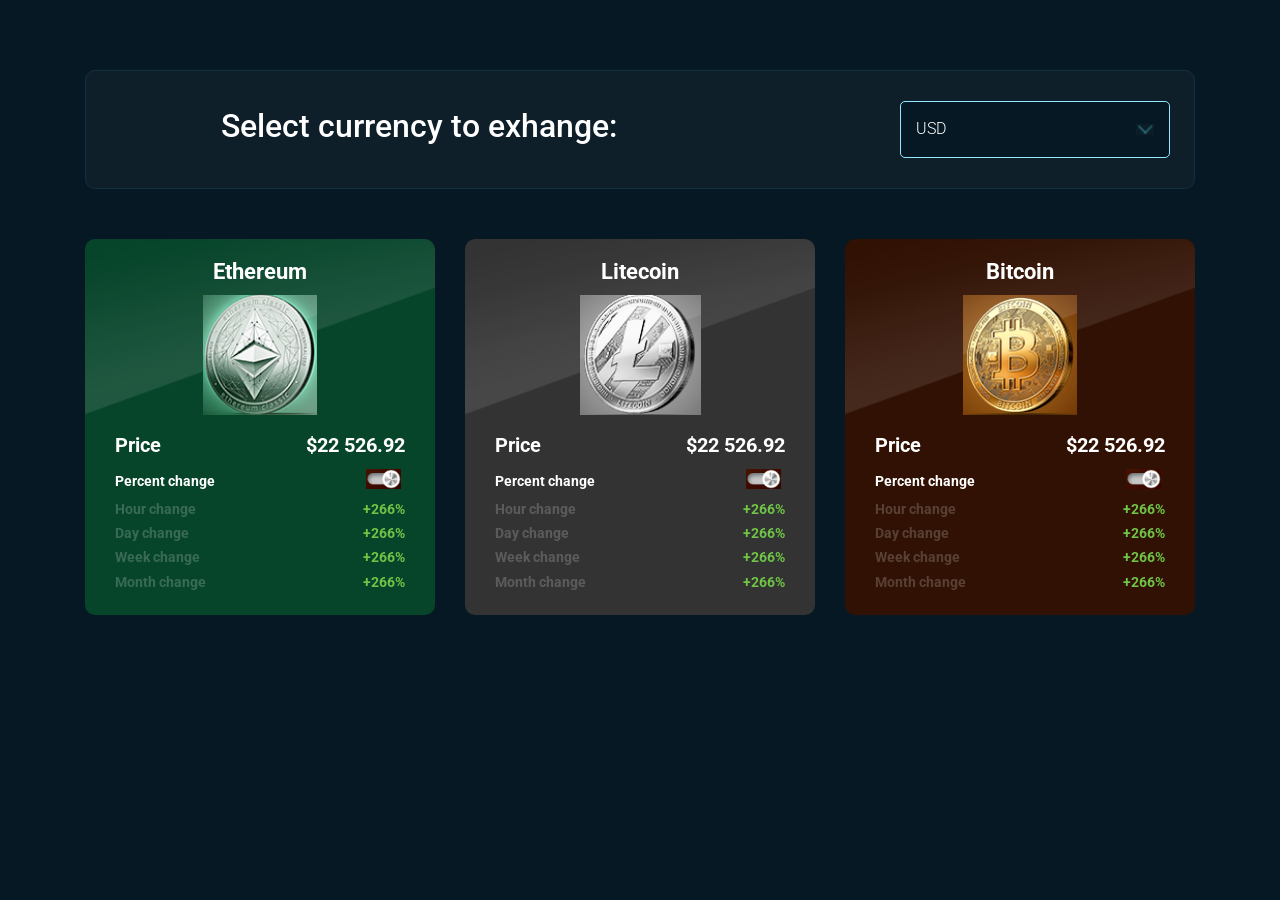
<file: index.html>
<!doctype html>
<html lang="en">
<head>
    <meta charset="UTF-8">
    <meta name="viewport"
          content="width=device-width, user-scalable=no, initial-scale=1.0, maximum-scale=1.0, minimum-scale=1.0">
    <meta http-equiv="X-UA-Compatible" content="ie=edge">
    <!--<link rel="icon" type="image/png" href="images/icons/favicon.png">-->
    <link href="https://fonts.googleapis.com/css?family=Roboto:300,500,700" rel="stylesheet">
    <link rel="stylesheet" href="css/nice-select.css" type="text/css" media="all">
    <link rel="stylesheet" href="css/bootstrap.min.css" type="text/css" media="all">
    <link rel="stylesheet" href="css/main.min.css">
    <title>Currency App</title>
</head>
<body>

<main class="bg-black">
    <div class="container">

        <!--To choose options of Currency -->
        <div class="title-block space-between">
            <h1 class="txt-white">Select currency to exhange:</h1>

            <select name="" id="selectCurrency">
                <option value="usd">USD</option>
                <option value="eur">EUR</option>
                <option value="rub">RUB</option>
                <option value="grb">GBP</option>
            </select>
        </div>

        <!--Currency Items-->

        <div class="row">
            <div class="col-lg-4">
                <div class="card card-etherium bg-green txt-white" id="etherium">

                    <!--Ethereum-->

                    <h2>Ethereum</h2>
                    <div class="card-img">

                    </div>
                    <div class="card-desc">
                        <ul class="card-desc-position">
                            <li>
                                <h3>Price</h3>
                                <div class="title-size-medium">$22 526.92</div>
                            </li>
                            <li>
                                <span>Percent change</span>
                                <label><input type="checkbox" name="" id=""><i class="icon-checkbox"></i></label>
                            </li>
                            <li>
                                <span class="txt-gray">Hour change</span>
                                <span class="txt-green">+266%</span>
                            </li>
                            <li>
                                <span class="txt-gray">Day change</span>
                                <span class="txt-green">+266%</span>
                            </li>
                            <li>
                                <span class="txt-gray">Week change</span>
                                <span class="txt-green">+266%</span>
                            </li>
                            <li>
                                <span class="txt-gray">Month change</span>
                                <span class="txt-green">+266%</span>
                            </li>
                        </ul>
                    </div>
                </div>
            </div>
            <div class="col-lg-4">
                <div class="card card-litecoin bg-gray txt-white" id="litecoin">
                    <h2>Litecoin</h2>
                    <div class="card-img">

                    </div>
                    <div class="card-desc">
                        <ul class="card-desc-position">
                            <li>
                                <h3>Price</h3>
                                <div class="title-size-medium price">$22 526.92</div>
                            </li>
                            <li>
                                <span>Percent change</span>
                                <label><input type="checkbox" name="" id=""><i class="icon-checkbox"></i></label>
                            </li>
                            <li>
                                <span class="txt-gray">Hour change</span>
                                <span class="txt-green">+266%</span>
                            </li>
                            <li>
                                <span class="txt-gray">Day change</span>
                                <span class="txt-green">+266%</span>
                            </li>
                            <li>
                                <span class="txt-gray">Week change</span>
                                <span class="txt-green">+266%</span>
                            </li>
                            <li>
                                <span class="txt-gray">Month change</span>
                                <span class="txt-green">+266%</span>
                            </li>
                        </ul>
                    </div>
                </div>
            </div>
            <div class="col-lg-4">
                <div class="card card-bitcoin bg-broun txt-white" id="bitcoin">
                    <h2>Bitcoin</h2>
                    <div class="card-img">

                    </div>
                    <div class="card-desc">
                        <ul class="card-desc-position">
                            <li>
                                <h3>Price</h3>
                                <div class="title-size-medium price">$22 526.92</div>
                            </li>
                            <li>
                                <span>Percent change</span>
                                <label><input type="checkbox" name="" id="bitcoin-checkbox"><i class="icon-checkbox"></i></label>
                            </li>
                            <li>
                                <span class="txt-gray">Hour change</span>
                                <span class="txt-green hour">+266%</span>
                            </li>
                            <li>
                                <span class="txt-gray">Day change</span>
                                <span class="txt-green day">+266%</span>
                            </li>
                            <li>
                                <span class="txt-gray">Week change</span>
                                <span class="txt-green week">+266%</span>
                            </li>
                            <li>
                                <span class="txt-gray">Month change</span>
                                <span class="txt-green month">+266%</span>
                            </li>
                        </ul>
                    </div>
                </div>
            </div>
        </div>
    </div>






</main>

<script type="text/javascript" src="js/jquery-3.0.0.min.js"></script>
<script type="text/javascript" src="js/jquery-migrate-3.0.1.min.js"></script>
<script type="text/javascript" src="js/bootstrap.bundle.min.js"></script>

<script type="text/javascript" src="js/jquery.nice-select.min.js"></script>

<script src="js/main.min.js"></script>
</body>
</html>
</file>
<file: css/nice-select.css>
.nice-select {
  -webkit-tap-highlight-color: transparent;
  background-color: #fff;
  border-radius: 5px;
  border: solid 1px #e8e8e8;
  box-sizing: border-box;
  clear: both;
  cursor: pointer;
  display: block;
  float: left;
  font-family: inherit;
  font-size: 14px;
  font-weight: normal;
  /*height: 42px;*/
  /*line-height: 40px;*/
  outline: none;
  padding-left: 18px;
  padding-right: 30px;
  position: relative;
  text-align: left !important;
  -webkit-transition: all 0.2s ease-in-out;
  transition: all 0.2s ease-in-out;
  -webkit-user-select: none;
     -moz-user-select: none;
      -ms-user-select: none;
          user-select: none;
  white-space: nowrap;
  width: auto; }
  .nice-select:hover {
    border-color: #dbdbdb; }
  .nice-select:active, .nice-select.open, .nice-select:focus {
    border-color: #999; }
  /*.nice-select:after {*/
    /*border-bottom: 2px solid #999;*/
    /*border-right: 2px solid #999;*/
    /*content: '';*/
    /*display: block;*/
    /*height: 5px;*/
    /*margin-top: -4px;*/
    /*pointer-events: none;*/
    /*position: absolute;*/
    /*right: 12px;*/
    /*top: 50%;*/
    /*-webkit-transform-origin: 66% 66%;*/
        /*-ms-transform-origin: 66% 66%;*/
            /*transform-origin: 66% 66%;*/
    /*-webkit-transform: rotate(45deg);*/
        /*-ms-transform: rotate(45deg);*/
            /*transform: rotate(45deg);*/
    /*-webkit-transition: all 0.15s ease-in-out;*/
    /*transition: all 0.15s ease-in-out;*/
    /*width: 5px; }*/
  /*.nice-select.open:after {*/
    /*-webkit-transform: rotate(-135deg);*/
        /*-ms-transform: rotate(-135deg);*/
            /*transform: rotate(-135deg); }*/
  .nice-select.open .list {
    opacity: 1;
    pointer-events: auto;
    -webkit-transform: scale(1) translateY(0);
        -ms-transform: scale(1) translateY(0);
            transform: scale(1) translateY(0); }
  .nice-select.disabled {
    border-color: #ededed;
    color: #999;
    pointer-events: none; }
    .nice-select.disabled:after {
      border-color: #cccccc; }
  .nice-select.wide {
    width: 100%; }
    .nice-select.wide .list {
      left: 0 !important;
      right: 0 !important; }
  .nice-select.right {
    float: right; }
    .nice-select.right .list {
      left: auto;
      right: 0; }
  .nice-select.small {
    font-size: 12px;
    height: 36px;
    line-height: 34px; }
    .nice-select.small:after {
      height: 4px;
      width: 4px; }
    .nice-select.small .option {
      line-height: 34px;
      min-height: 34px; }
  .nice-select .list {
    background-color: #fff;
    border-radius: 5px;
    box-shadow: 0 0 0 1px rgba(68, 68, 68, 0.11);
    box-sizing: border-box;
    margin-top: 4px;
    opacity: 0;
    overflow: hidden;
    padding: 0;
    pointer-events: none;
    position: absolute;
    top: 100%;
    left: 0;
    -webkit-transform-origin: 50% 0;
        -ms-transform-origin: 50% 0;
            transform-origin: 50% 0;
    -webkit-transform: scale(0.75) translateY(-21px);
        -ms-transform: scale(0.75) translateY(-21px);
            transform: scale(0.75) translateY(-21px);
    -webkit-transition: all 0.2s cubic-bezier(0.5, 0, 0, 1.25), opacity 0.15s ease-out;
    transition: all 0.2s cubic-bezier(0.5, 0, 0, 1.25), opacity 0.15s ease-out;
    z-index: 9; }
    .nice-select .list:hover .option:not(:hover) {
      background-color: transparent !important; }
  .nice-select .option {
    cursor: pointer;
    font-weight: 400;
    line-height: 40px;
    list-style: none;
    min-height: 40px;
    outline: none;
    padding-left: 18px;
    padding-right: 29px;
    text-align: left;
    -webkit-transition: all 0.2s;
    transition: all 0.2s; }
    .nice-select .option:hover, .nice-select .option.focus, .nice-select .option.selected.focus {
      background-color: #f6f6f6; }
    .nice-select .option.selected {
      font-weight: bold; }
    .nice-select .option.disabled {
      background-color: transparent;
      color: #999;
      cursor: default; }

.no-csspointerevents .nice-select .list {
  display: none; }

.no-csspointerevents .nice-select.open .list {
  display: block; }
</file>
<file: css/main.min.css>
html{font-size:14px;font-weight:300;line-height:1.6}body{font-family:Roboto,sans-serif}main{min-height:100vh;padding-top:70px}ul{margin:0;padding:0;list-style:none}p{margin-bottom:10px;color:inherit}button:focus{outline:0}.title-size-big,h1{font-size:32px;font-weight:500;line-height:1.2}h2{font-size:22px;font-weight:700;line-height:1.2;margin-bottom:10px;text-align:center}h3{margin-bottom:0}.title-size-medium,h3{font-size:20px;font-weight:700;line-height:2}.text-main,p,span{font-size:14px;font-weight:700;line-height:1.6}.fw700{font-weight:700}.fw500{font-weight:500}.txt-white{color:#fff}.txt-black{color:#061823}.txt-green{color:#70c446}.txt-red{color:#c80e24}.txt-gray{color:hsla(0,0%,100%,.2)}.bg-black{background-color:#061823}.bg-broun{background-color:#301103}.bg-gray{background-color:#333}.bg-green{background-color:#07452b}.v-center{-ms-flex-pack:start;justify-content:flex-start}.card-desc-position li,.space-between,.v-center{display:-ms-flexbox;display:flex;-ms-flex-direction:row;flex-direction:row;-ms-flex-align:center;align-items:center}.card-desc-position li,.space-between{-ms-flex-pack:justify;justify-content:space-between;-ms-flex-wrap:wrap;flex-wrap:wrap}li{margin-bottom:2px}i[class^=icon-]{display:inline-block;vertical-align:middle;background-repeat:no-repeat;background-position:50%;background-size:contain}.icon-checkbox{width:44px;height:20px;background-image:url(../images/checkbox.png)}label input[type=checkbox]{display:none}label input[type=checkbox]:checked+.icon-checkbox{background-image:url(../images/checkbox-active.png)}.nice-select,.nice-select.active,.nice-select .list,.nice-select:active,.nice-select:focus{width:270px;padding:17px 15px;border:1px solid #92e8fe;background-color:#061823}.nice-select .list{padding-top:12px;padding-bottom:12px}.nice-select .option{line-height:30px;min-height:30px;padding-right:0;padding-left:0}.nice-select .option.focus,.nice-select .option.selected.focus,.nice-select .option:hover{background-color:transparent}.nice-select .option,.nice-select .option.selected{font-weight:300}.nice-select .current,.nice-select li{font-size:16px;font-weight:300;line-height:1;color:#fff}.nice-select .current{position:relative;display:inline-block;width:100%}.nice-select .current:after{position:absolute;top:50%;right:0;width:18px;height:18px;content:"";transform:translateY(-50%);background:url(../images/arrow-down.png) no-repeat 50%;background-size:contain}.title-block{margin-bottom:50px;padding:30px 24px 30px 135px;border:1px solid #14303c;border-radius:10px;background-color:hsla(0,0%,99%,.03)}@media (max-width:750px){.title-block{padding:20px}}.card{max-width:500px;margin:0 auto 20px;padding:20px 30px;border:none;border-radius:10px;background-image:url(../images/card-img-bg.png);background-repeat:no-repeat;background-position:top;background-size:contain}.card-etherium .card-img{background-image:url(../images/etherium.png)}.card-litecoin .card-img{background-image:url(../images/lincoin.png)}.card-bitcoin .card-img{background-image:url(../images/bitcoin.png)}.card-img{height:120px;margin-bottom:10px;background-repeat:no-repeat;background-position:50%;background-size:contain}footer .wr{max-width:1000px;margin:0 auto;padding-top:33px;padding-bottom:33px}footer .wr .social{display:-ms-flexbox;display:flex;height:100%;-ms-flex-align:center;align-items:center;-ms-flex-pack:end;justify-content:flex-end}footer .wr .social .title-size-smallest{font-weight:400;margin-right:10px}footer .wr figure{margin-bottom:0}footer .wr figure .title-size-smallest{margin-bottom:6px}footer .wr figure .text-smallest a,footer .wr figure .text-smallest a:hover{white-space:nowrap;color:#777}footer .wr a:hover{text-decoration:none}footer .contact-mail{width:180px;margin:0 auto}footer .copyright{padding-top:10px;padding-bottom:10px}footer .copyright .text-small{font-size:11px}
</file>
